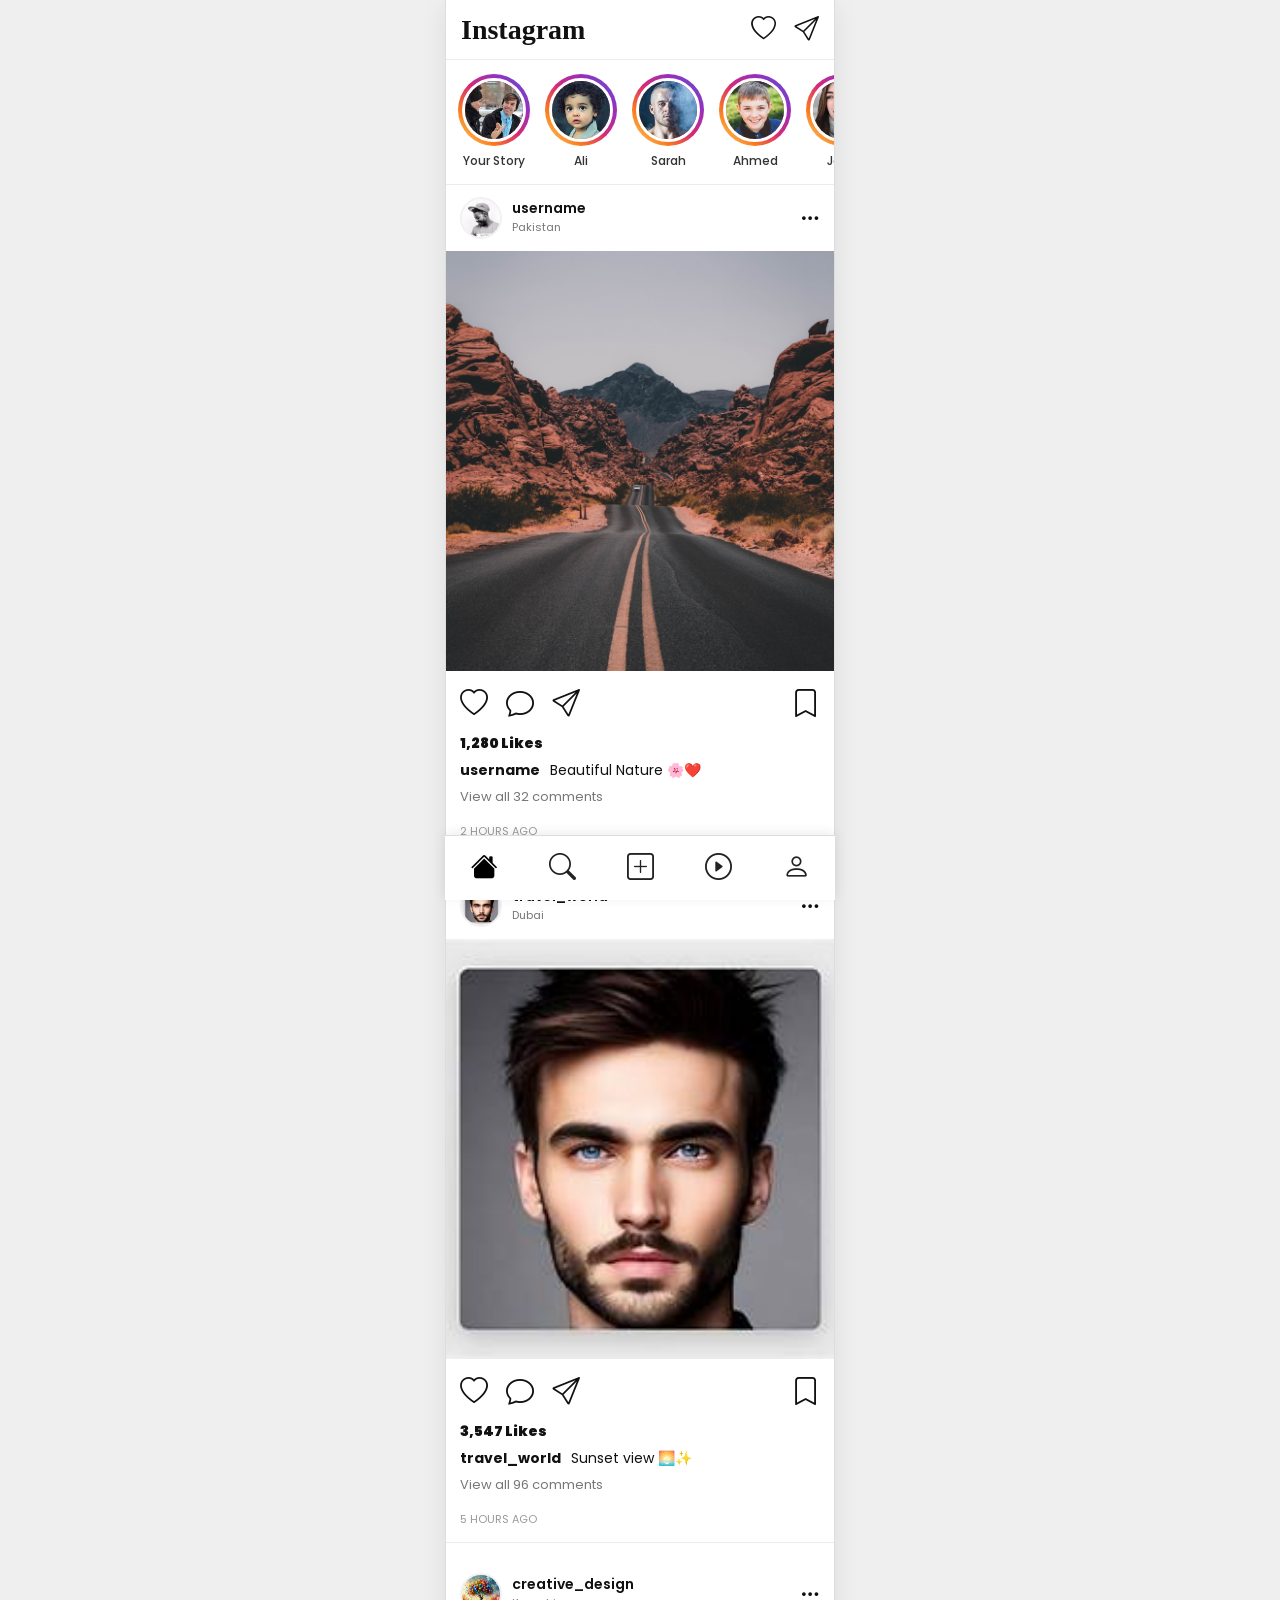
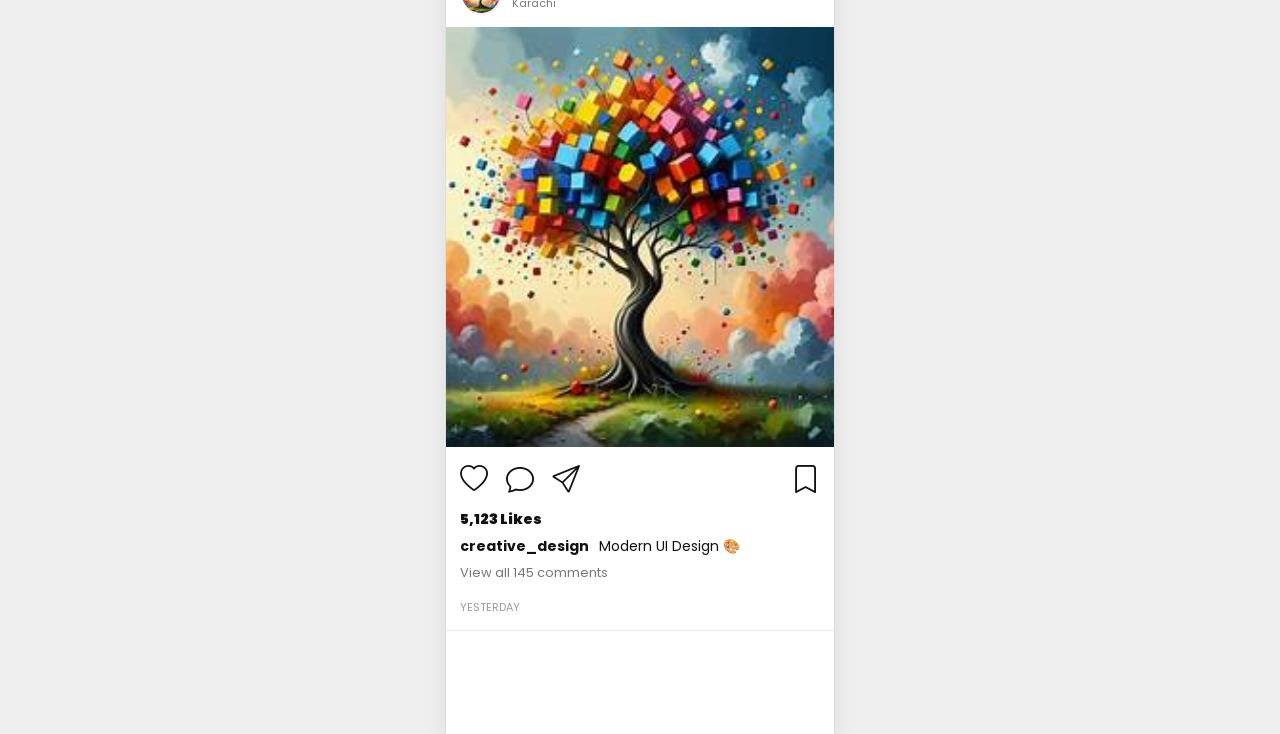
<file: index.html>
<!DOCTYPE html>
<html lang="en">

<head>

    <meta charset="UTF-8">
    <meta name="viewport" content="width=device-width, initial-scale=1.0">

    <title>Instagram Clone</title>

    <!-- Bootstrap CSS -->

    <link href="https://cdn.jsdelivr.net/npm/bootstrap@5.3.3/dist/css/bootstrap.min.css" rel="stylesheet">

    <!-- Bootstrap Icons -->

    <link rel="stylesheet"
        href="https://cdn.jsdelivr.net/npm/bootstrap-icons@1.11.3/font/bootstrap-icons.min.css">

    <!-- Google Font -->

    <link
        href="https://fonts.googleapis.com/css2?family=Poppins:wght@300;400;500;600;700&display=swap"
        rel="stylesheet">

    <!-- Custom CSS -->

    <link rel="stylesheet" href="assets/css/style.css">

</head>

<body>

<div class="mobile-container">

<!-- ========================= NAVBAR ========================= -->

<header class="top-navbar">

    <div class="nav-logo">
        <h3>Instagram</h3>
    </div>

    <div class="nav-icons">

        <a href="#">
            <i class="bi bi-heart"></i>
        </a>

        <a href="#">
            <i class="bi bi-send"></i>
        </a>

    </div>

</header>

<!-- ========================= STORIES ========================= -->

<section class="stories">

    <div class="story">

        <div class="story-ring">

            <img src="assets/images/1.jpg" alt="Story">

        </div>

        <span>Your Story</span>

    </div>

    <div class="story">

        <div class="story-ring">

            <img src="assets/images/2.jpg" alt="Story">

        </div>

        <span>Ali</span>

    </div>

    <div class="story">

        <div class="story-ring">

            <img src="assets/images/3.jpg" alt="Story">

        </div>

        <span>Sarah</span>

    </div>

    <div class="story">

        <div class="story-ring">

            <img src="assets/images/4.jpg" alt="Story">

        </div>

        <span>Ahmed</span>

    </div>

    <div class="story">

        <div class="story-ring">

            <img src="assets/images/5.jpg" alt="Story">

        </div>

        <span>John</span>

    </div>

    <div class="story">

        <div class="story-ring">

            <img src="assets/images/6.jpg" alt="Story">

        </div>

        <span>Zain</span>

    </div>

    <div class="story">

        <div class="story-ring">

            <img src="assets/images/7.jpg" alt="Story">

        </div>

        <span>Ayesha</span>

    </div>

</section>

<!-- ========================= FIRST POST START ========================= -->

<section class="post-card">

<div class="post-header">

<div class="user-info">

<img src="assets/images/8.jpg" alt="Profile">

<div>

<h6>username</h6>

<small>Pakistan</small>

</div>

</div>

<i class="bi bi-three-dots"></i>

</div>

<div class="post-image">

<img src="assets/images/7.jpg" alt="Post">

</div>
<!-- ===================== POST ACTIONS ===================== -->

<div class="post-actions">

    <div class="left-actions">

        <i class="bi bi-heart"></i>

        <i class="bi bi-chat"></i>

        <i class="bi bi-send"></i>

    </div>

    <div class="right-actions">

        <i class="bi bi-bookmark"></i>

    </div>

</div>

<!-- ===================== POST DETAILS ===================== -->

<div class="post-content">

    <p class="likes">
        <strong>1,280 Likes</strong>
    </p>

    <p class="caption">
        <strong>username</strong>
        Beautiful Nature 🌸❤️
    </p>

    <p class="comments">
        View all 32 comments
    </p>

    <small class="post-time">
        2 HOURS AGO
    </small>

</div>

</section>

<!-- ===================== SECOND POST ===================== -->

<section class="post-card mt-3">

    <div class="post-header">

        <div class="user-info">

            <img src="assets/images/9.png" alt="Profile">

            <div>

                <h6>travel_world</h6>

                <small>Dubai</small>

            </div>

        </div>

        <i class="bi bi-three-dots"></i>

    </div>

    <div class="post-image">

        <img src="assets/images/9.png" alt="Post">

    </div>

    <div class="post-actions">

        <div class="left-actions">

            <i class="bi bi-heart"></i>

            <i class="bi bi-chat"></i>

            <i class="bi bi-send"></i>

        </div>

        <div class="right-actions">

            <i class="bi bi-bookmark"></i>

        </div>

    </div>

    <div class="post-content">

        <p class="likes">

            <strong>3,547 Likes</strong>

        </p>

        <p class="caption">

            <strong>travel_world</strong>

            Sunset view 🌅✨

        </p>

        <p class="comments">

            View all 96 comments

        </p>

        <small class="post-time">

            5 HOURS AGO

        </small>

    </div>

</section>

<!-- ===================== THIRD POST ===================== -->

<section class="post-card mt-3">

    <div class="post-header">

        <div class="user-info">

            <img src="assets/images/10.png" alt="Profile">

            <div>

                <h6>creative_design</h6>

                <small>Karachi</small>

            </div>

        </div>

        <i class="bi bi-three-dots"></i>

    </div>

    <div class="post-image">

        <img src="assets/images/10.png" alt="Post">

    </div>

    <div class="post-actions">

        <div class="left-actions">

            <i class="bi bi-heart"></i>

            <i class="bi bi-chat"></i>

            <i class="bi bi-send"></i>

        </div>

        <div class="right-actions">

            <i class="bi bi-bookmark"></i>

        </div>

    </div>

    <div class="post-content">

        <p class="likes">

            <strong>5,123 Likes</strong>

        </p>

        <p class="caption">

            <strong>creative_design</strong>

            Modern UI Design 🎨

        </p>

        <p class="comments">

            View all 145 comments

        </p>

        <small class="post-time">

            Yesterday

        </small>

    </div>

</section>

<!-- ===================== BOTTOM NAVIGATION START ===================== -->

<footer class="bottom-nav">

    <a href="index.html">

        <i class="bi bi-house-fill active"></i>

    </a>

    <a href="search.html">

        <i class="bi bi-search"></i>

    </a>

    <a href="#">

        <i class="bi bi-plus-square"></i>

    </a>

    <a href="#">

        <i class="bi bi-play-circle"></i>

    </a>

    <a href="profile.html">

        <i class="bi bi-person"></i>

    </a>
    </footer>

</div>
<!-- End .mobile-container -->

<!-- Bootstrap JS -->
<script src="https://cdn.jsdelivr.net/npm/bootstrap@5.3.3/dist/js/bootstrap.bundle.min.js"></script>

</body>
</html>
</file>
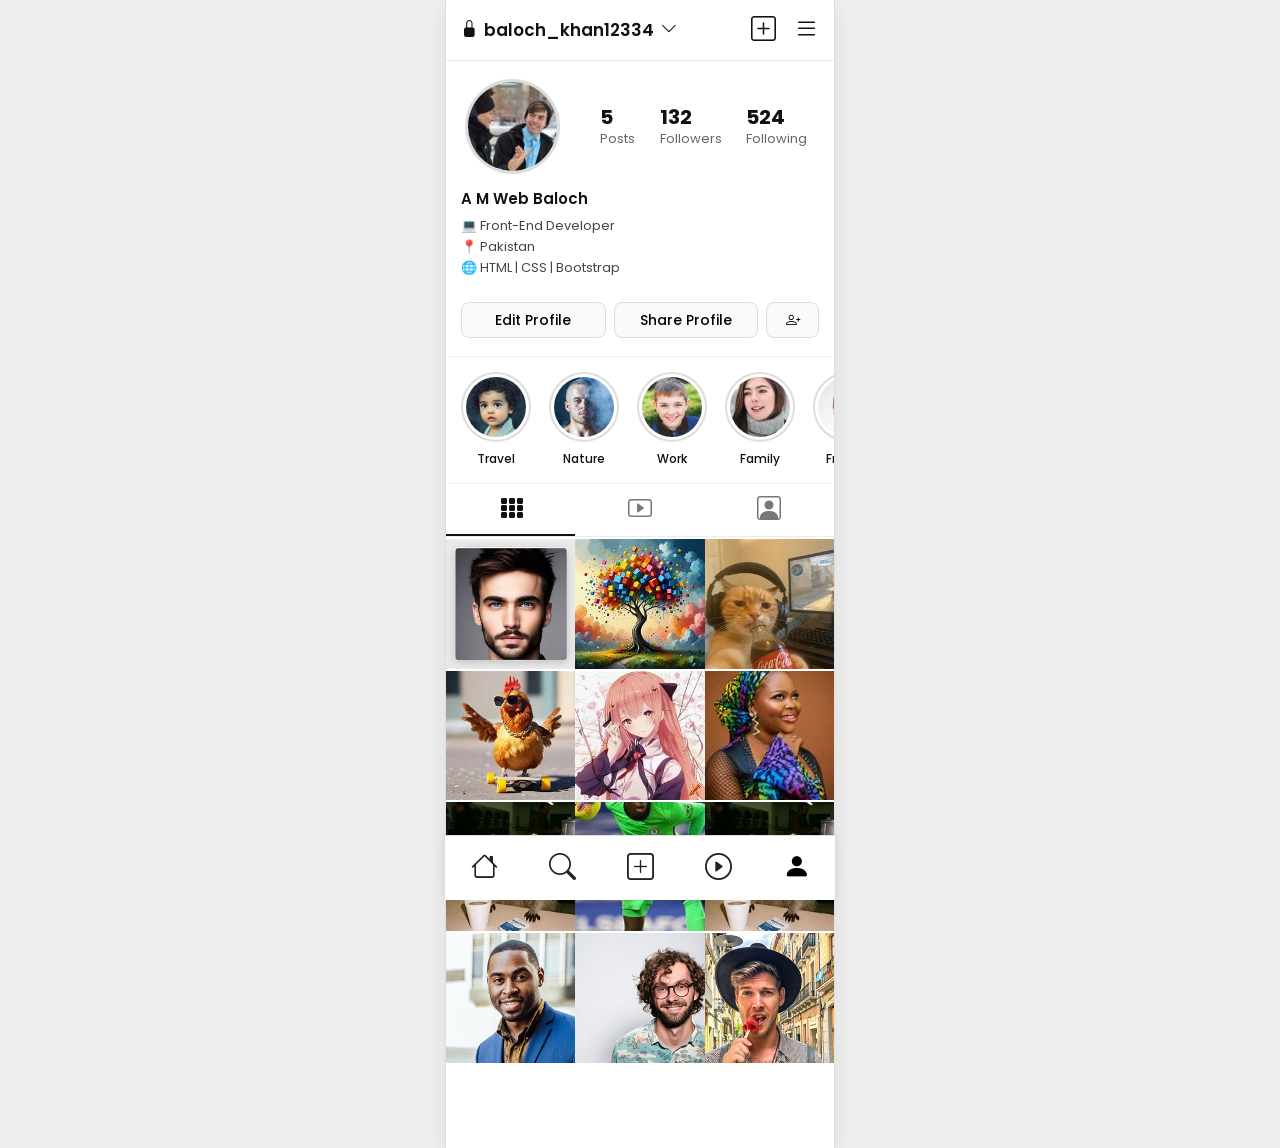
<file: profile.html>
<!DOCTYPE html>
<html lang="en">

<head>

    <meta charset="UTF-8">
    <meta name="viewport" content="width=device-width, initial-scale=1.0">

    <title>Instagram Profile</title>

    <!-- Bootstrap CSS -->
    <link href="https://cdn.jsdelivr.net/npm/bootstrap@5.3.3/dist/css/bootstrap.min.css" rel="stylesheet">

    <!-- Bootstrap Icons -->
    <link rel="stylesheet"
        href="https://cdn.jsdelivr.net/npm/bootstrap-icons@1.11.3/font/bootstrap-icons.min.css">

    <!-- Google Font -->
    <link href="https://fonts.googleapis.com/css2?family=Poppins:wght@300;400;500;600;700&display=swap"
        rel="stylesheet">

    <!-- Custom CSS -->
    <link rel="stylesheet" href="assets/css/style.css">
    

</head>

<body>

<div class="mobile-container">

<!--==================== PROFILE HEADER ====================-->

<header class="profile-header">

    <div class="profile-top">

        <div class="username">

            <i class="bi bi-lock-fill"></i>

            <h5>baloch_khan12334</h5>

            <i class="bi bi-chevron-down"></i>

        </div>

        <div class="header-icons">

            <a href="#">
                <i class="bi bi-plus-square"></i>
            </a>

            <a href="#">
                <i class="bi bi-list"></i>
            </a>

        </div>

    </div>

</header>

<!--==================== PROFILE INFO ====================-->

<section class="profile-info container">

<div class="row align-items-center">

<div class="col-4 text-center">

<div class="profile-image">

<img src="assets/images/1.jpg" alt="Profile">

</div>

</div>

<div class="col-8">

<div class="profile-stats">

<div>

<h4>5</h4>

<p>Posts</p>

</div>

<div>

<h4>132</h4>

<p>Followers</p>

</div>

<div>

<h4>524</h4>

<p>Following</p>

</div>

</div>

</div>

</div>

<div class="profile-bio mt-3">

<h6>A M Web Baloch</h6>

<p>
💻 Front-End Developer <br>
📍 Pakistan <br>
🌐 HTML | CSS | Bootstrap
</p>

</div>

<div class="row g-2 mt-2">

<div class="col-5">

<button class="profile-btn">

Edit Profile

</button>

</div>

<div class="col-5">

<button class="profile-btn">

Share Profile

</button>

</div>

<div class="col-2">

<button class="profile-btn">

<i class="bi bi-person-plus"></i>

</button>

</div>

</div>

</section>

<!--==================== HIGHLIGHTS ====================-->

<section class="highlights">

<div class="highlight">

<div class="highlight-img">

<img src="assets/images/2.jpg" alt="">

</div>

<span>Travel</span>

</div>

<div class="highlight">

<div class="highlight-img">

<img src="assets/images/3.jpg" alt="">

</div>

<span>Nature</span>

</div>

<div class="highlight">

<div class="highlight-img">

<img src="assets/images/4.jpg" alt="">

</div>

<span>Work</span>

</div>

<div class="highlight">

<div class="highlight-img">

<img src="assets/images/5.jpg" alt="">

</div>

<span>Family</span>

</div>

<div class="highlight">

<div class="highlight-img">

<img src="assets/images/6.jpg" alt="">

</div>

<span>Friends</span>

</div>

</section>

<!--==================== PROFILE TABS ====================-->

<section class="profile-tabs">

<div class="tab active">

<i class="bi bi-grid-3x3-gap-fill"></i>

</div>

<div class="tab">

<i class="bi bi-play-btn"></i>

</div>

<div class="tab">

<i class="bi bi-person-square"></i>

</div>

</section>

<!--==================== GALLERY START ====================-->

<section class="profile-gallery">

<div class="container-fluid">

<div class="row g-1">
        <!-- ===================== GALLERY ROW 1 ===================== -->

    <div class="col-4">
        <div class="gallery-item">
            <img src="assets/images/9.png" alt="Post 1">
        </div>
    </div>

    <div class="col-4">
        <div class="gallery-item">
            <img src="assets/images/10.png" alt="Post 2">
        </div>
    </div>

    <div class="col-4">
        <div class="gallery-item">
            <img src="assets/images/11.png" alt="Post 3">
        </div>
    </div>

    <!-- ===================== GALLERY ROW 2 ===================== -->

    <div class="col-4">
        <div class="gallery-item">
            <img src="assets/images/12.png" alt="Post 4">
        </div>
    </div>

    <div class="col-4">
        <div class="gallery-item">
            <img src="assets/images/13.png" alt="Post 5">
        </div>
    </div>

    <div class="col-4">
        <div class="gallery-item">
            <img src="assets/images/14.png" alt="Post 6">
        </div>
    </div>

    <!-- ===================== GALLERY ROW 3 ===================== -->

    <div class="col-4">
        <div class="gallery-item">
            <img src="assets/images/16.png" alt="Post 7">
        </div>
    </div>

    <div class="col-4">
        <div class="gallery-item">
            <img src="assets/images/15.png" alt="Post 8">
        </div>
    </div>

    <div class="col-4">
        <div class="gallery-item">
             <img src="assets/images/16.png" alt="Post 8">
        </div>
    </div>

    <!-- ===================== GALLERY ROW 4 ===================== -->

    <div class="col-4">
        <div class="gallery-item">
              <img src="assets/images/cont1.png" alt="Post 8">
        </div>
    </div>

    <div class="col-4">
        <div class="gallery-item">
            <img src="assets/images/cont3.png"alt="Post 11">
        </div>
    </div>

    <div class="col-4">
        <div class="gallery-item">
            <img src="assets/images/cont4.png"alt="Post 12">
        </div>
    </div>

</div>
</div>

</section>

<!-- ===================== BOTTOM NAVIGATION ===================== -->

<footer class="bottom-nav">

    <a href="index.html">
        <i class="bi bi-house"></i>
    </a>

    <a href="search.html">
        <i class="bi bi-search"></i>
    </a>

    <a href="#">
        <i class="bi bi-plus-square"></i>
    </a>

    <a href="#">
        <i class="bi bi-play-circle"></i>
    </a>

    <a href="profile.html">
        <i class="bi bi-person-fill active"></i>
    </a>

</footer>

</div>
<!-- End Mobile Container -->

<!-- Bootstrap JS -->
<script src="https://cdn.jsdelivr.net/npm/bootstrap@5.3.3/dist/js/bootstrap.bundle.min.js"></script>

</body>
</html>
</file>
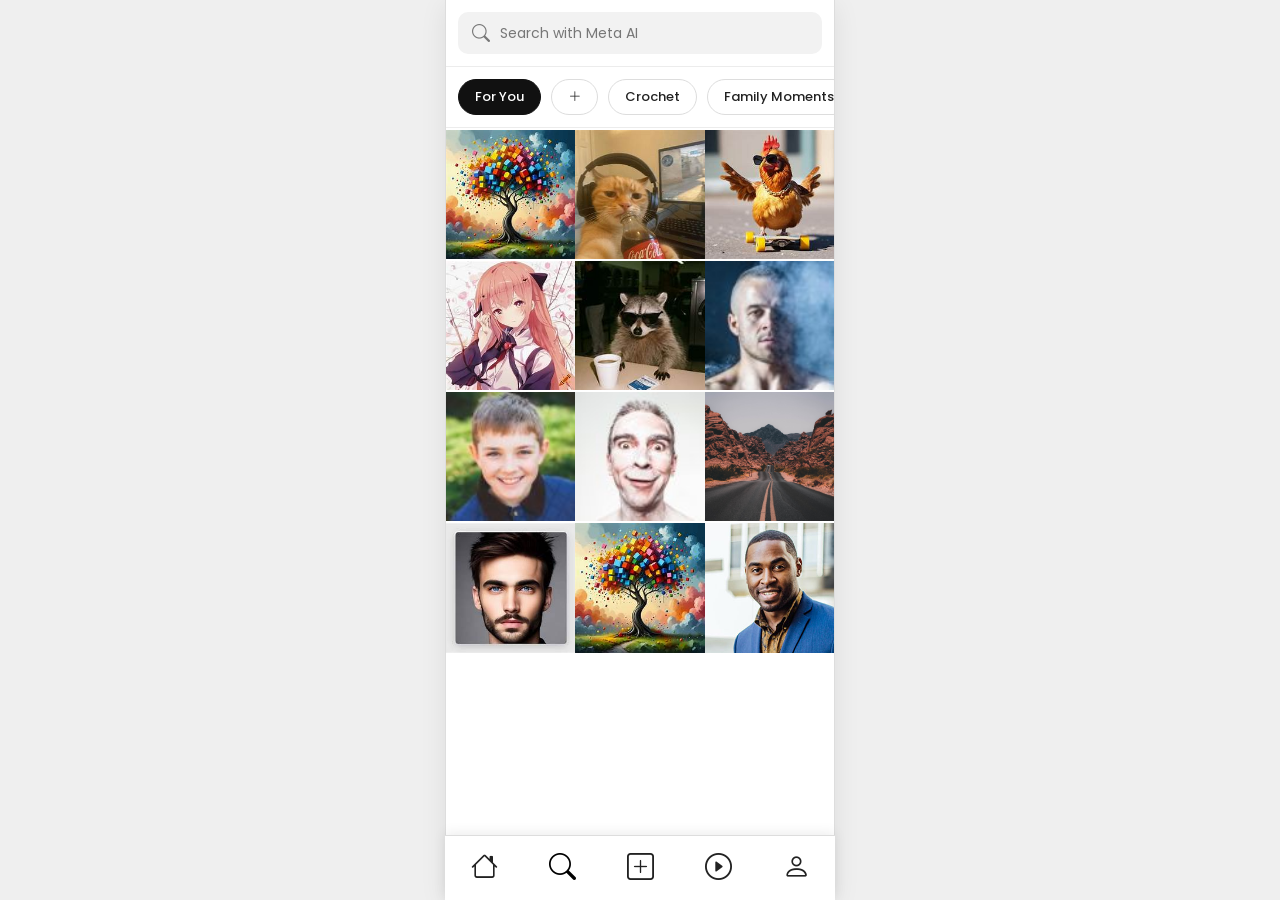
<file: search.html>
<!DOCTYPE html>
<html lang="en">

<head>

    <meta charset="UTF-8">
    <meta name="viewport" content="width=device-width, initial-scale=1.0">

    <title>Instagram Search</title>

    <!-- Bootstrap CSS -->
    <link href="https://cdn.jsdelivr.net/npm/bootstrap@5.3.3/dist/css/bootstrap.min.css" rel="stylesheet">

    <!-- Bootstrap Icons -->
    <link rel="stylesheet"
        href="https://cdn.jsdelivr.net/npm/bootstrap-icons@1.11.3/font/bootstrap-icons.min.css">

    <!-- Google Font -->
    <link href="https://fonts.googleapis.com/css2?family=Poppins:wght@300;400;500;600;700&display=swap"
        rel="stylesheet">

    <!-- Custom CSS -->
    <link rel="stylesheet" href="assets/css/style.css">
    

</head>

<body>

<div class="mobile-container">

<!--==================== SEARCH HEADER ====================-->

<header class="search-header">

    <div class="search-box">

        <i class="bi bi-search"></i>

        <input
            type="text"
            placeholder="Search with Meta AI"
            readonly>

    </div>

</header>

<!--==================== CATEGORY SECTION ====================-->

<section class="category-section">

    <button class="category-btn active">
        For You
    </button>

    <button class="category-btn">
        <i class="bi bi-plus-lg"></i>
    </button>

    <button class="category-btn">
        Crochet
    </button>

    <button class="category-btn">
        Family Moments
    </button>

    <button class="category-btn">
        Nature
    </button>

    <button class="category-btn">
        Travel
    </button>

    <button class="category-btn">
        Food
    </button>

    <button class="category-btn">
        Sports
    </button>

    <button class="category-btn">
        Fashion
    </button>

</section>

<!--==================== EXPLORE GALLERY START ====================-->

<section class="explore-gallery">

<div class="container-fluid">

<div class="row g-1">
        <!-- ===================== ROW 1 ===================== -->

    <div class="col-4">
        <div class="explore-item">
            <img src="assets/images/10.png" alt="Post 1">
            <div class="views">
                <i class="bi bi-eye-fill"></i> 4.7M
            </div>
        </div>
    </div>

    <div class="col-4">
        <div class="explore-item">
            <img src="assets/images/11.png" alt="Post 2">
            <div class="views">
                <i class="bi bi-eye-fill"></i> 1.2M
            </div>
        </div>
    </div>

    <div class="col-4">
        <div class="explore-item">
            <img src="assets/images/12.png" alt="Post 3">
            <div class="views">
                <i class="bi bi-eye-fill"></i> 980K
            </div>
        </div>
    </div>

    <!-- ===================== ROW 2 ===================== -->

    <div class="col-4">
        <div class="explore-item">
            <img src="assets/images/13.png" alt="Post 4">
            <div class="views">
                <i class="bi bi-eye-fill"></i> 2.8M
            </div>
        </div>
    </div>

    <div class="col-4">
        <div class="explore-item">
            <img src="assets/images/16.png" alt="Post 5">
            <div class="views">
                <i class="bi bi-eye-fill"></i> 785K
            </div>
        </div>
    </div>

    <div class="col-4">
        <div class="explore-item">
            <img src="assets/images/3.jpg" alt="Post 6">
            <div class="views">
                <i class="bi bi-eye-fill"></i> 1.6M
            </div>
        </div>
    </div>

    <!-- ===================== ROW 3 ===================== -->

    <div class="col-4">
        <div class="explore-item">
            <img src="assets/images/4.jpg" alt="Post 7">
            <div class="views">
                <i class="bi bi-eye-fill"></i> 4.1M
            </div>
        </div>
    </div>

    <div class="col-4">
        <div class="explore-item">
            <img src="assets/images/6.jpg" alt="Post 8">
            <div class="views">
                <i class="bi bi-eye-fill"></i> 542K
            </div>
        </div>
    </div>

    <div class="col-4">
        <div class="explore-item">
            <img src="assets/images/7.jpg" alt="Post 9">
            <div class="views">
                <i class="bi bi-eye-fill"></i> 3.3M
            </div>
        </div>
    </div>

    <!-- ===================== ROW 4 ===================== -->

    <div class="col-4">
        <div class="explore-item">
            <img src="assets/images/9.png" alt="Post 10">
            <div class="views">
                <i class="bi bi-eye-fill"></i> 1.1M
            </div>
        </div>
    </div>

    <div class="col-4">
        <div class="explore-item">
            <img src="assets/images/10.png" alt="Post 11">
            <div class="views">
                <i class="bi bi-eye-fill"></i> 2.9M
            </div>
        </div>
    </div>

    <div class="col-4">
        <div class="explore-item">
            <img src="assets/images/cont1.png"alt="Post 12">
            <div class="views">
                <i class="bi bi-eye-fill"></i> 650K
            </div>
        </div>
    </div>

</div>
</div>

</section>

<!-- ===================== BOTTOM NAVIGATION ===================== -->

<footer class="bottom-nav">

    <a href="index.html">
        <i class="bi bi-house"></i>
    </a>

    <a href="search.html">
        <i class="bi bi-search active"></i>
    </a>

    <a href="#">
        <i class="bi bi-plus-square"></i>
    </a>

    <a href="#">
        <i class="bi bi-play-circle"></i>
    </a>

    <a href="profile.html">
        <i class="bi bi-person"></i>
    </a>

</footer>
<!-- ===================== END MOBILE CONTAINER ===================== -->

</div>

<!-- ===================== BOOTSTRAP JS ===================== -->

<script src="https://cdn.jsdelivr.net/npm/bootstrap@5.3.3/dist/js/bootstrap.bundle.min.js"></script>

</body>

</html>
</file>
<file: assets/css/style.css>
/* =====================================================
   GOOGLE FONT
===================================================== */

@import url('https://fonts.googleapis.com/css2?family=Poppins:wght@300;400;500;600;700&display=swap');

/* =====================================================
   RESET
===================================================== */

*{
    margin:0;
    padding:0;
    box-sizing:border-box;
}

html{
    scroll-behavior:smooth;
}

body{
    font-family:'Poppins',sans-serif;
    background:#efefef;
    color:#111;
    overflow-x:hidden;
}

a{
    text-decoration:none;
    color:inherit;
}

img{
    width:100%;
    display:block;
    user-select:none;
    -webkit-user-drag:none;
}

/* =====================================================
   MOBILE CONTAINER
===================================================== */

.mobile-container{

    width:100%;
    max-width:390px;

    margin:0 auto;

    min-height:100vh;

    background:#fff;

    position:relative;

    overflow-x:hidden;

    padding-bottom:85px;

    box-shadow:0 5px 25px rgba(0,0,0,.08);

}

/* =====================================================
   TOP NAVBAR
===================================================== */

.top-navbar{

    position:sticky;

    top:0;

    width:100%;

    height:60px;

    background:#fff;

    display:flex;

    justify-content:space-between;

    align-items:center;

    padding:0 15px;

    border-bottom:1px solid #ececec;

    z-index:999;

}

.nav-logo h3{

    margin:0;

    font-size:28px;

    font-family:cursive;

    font-weight:700;

}

.nav-icons{

    display:flex;

    align-items:center;

    gap:18px;

}

.nav-icons a{

    font-size:25px;

    color:#111;

    transition:.3s;

}

.nav-icons a:hover{

    color:#ff006e;

}

/* =====================================================
   STORIES
===================================================== */

.stories{

    display:flex;

    align-items:center;

    gap:15px;

    overflow-x:auto;

    padding:14px 12px;

    background:#fff;

    border-bottom:1px solid #ececec;

    scrollbar-width:none;

    -ms-overflow-style:none;

}

.stories::-webkit-scrollbar{

    display:none;

}

.story{

    flex:0 0 auto;

    text-align:center;

}

.story-ring{

    width:72px;

    height:72px;

    border-radius:50%;

    padding:3px;

    background:linear-gradient(45deg,#feda75,#fa7e1e,#d62976,#962fbf,#4f5bd5);

    display:flex;

    justify-content:center;

    align-items:center;

    transition:.3s;

}

.story-ring img{

    width:64px;

    height:64px;

    border-radius:50%;

    object-fit:cover;

    border:3px solid #fff;

}

.story span{

    display:block;

    margin-top:6px;

    font-size:12px;

    font-weight:500;

    color:#333;

    white-space:nowrap;

}

.story:hover .story-ring{

    transform:scale(1.05);

}

.story:hover span{

    color:#ff006e;

}

/* =====================================================
   POST CARD
===================================================== */

.post-card{

    background:#fff;

    margin-bottom:18px;

    border-bottom:1px solid #ececec;

    animation:fadeUp .45s ease;

}

/* =====================================================
   POST HEADER
===================================================== */

.post-header{

    display:flex;

    justify-content:space-between;

    align-items:center;

    padding:12px 14px;

}

.user-info{

    display:flex;

    align-items:center;

    gap:10px;

}

.user-info img{

    width:42px;

    height:42px;

    border-radius:50%;

    object-fit:cover;

    border:2px solid #f1f1f1;

}

.user-info h6{

    margin:0;

    font-size:14px;

    font-weight:600;

}

.user-info small{

    display:block;

    margin-top:2px;

    font-size:11px;

    color:#777;

}

.bi-three-dots{

    font-size:20px;

    cursor:pointer;

    transition:.3s;

}

.bi-three-dots:hover{

    color:#ff006e;

}

/* =====================================================
   POST IMAGE
===================================================== */

.post-image{

    width:100%;

    overflow:hidden;

    background:#f5f5f5;

}

.post-image img{

    width:100%;

    height:420px;

    object-fit:cover;

    transition:.5s;

}

.post-image:hover img{

    transform:scale(1.05);

}

/* =====================================================
   POST ACTIONS
===================================================== */

.post-actions{

    display:flex;

    justify-content:space-between;

    align-items:center;

    padding:12px 14px 8px;

}

.left-actions{

    display:flex;

    gap:18px;

    align-items:center;

}

.left-actions i,
.right-actions i{

    font-size:28px;

    cursor:pointer;

    transition:.25s;

}

.left-actions i:hover,
.right-actions i:hover{

    transform:scale(1.15);

}

.bi-heart:hover{

    color:#ed4956;

}

.bi-chat:hover{

    color:#0095f6;

}

.bi-send:hover{

    color:#0095f6;

}

.bi-bookmark:hover{

    color:#ff9800;

}

.bi-heart-fill{

    color:#ed4956;

}

/* =====================================================
   POST CONTENT
===================================================== */

.post-content{

    padding:0 14px 15px;

}

.likes{

    font-size:14px;

    font-weight:600;

    margin-bottom:6px;

}

.caption{

    font-size:14px;

    line-height:1.5;

    margin-bottom:6px;

}

.caption strong{

    margin-right:6px;

}

.comments{

    font-size:13px;

    color:#777;

    cursor:pointer;

    transition:.3s;

}

.comments:hover{

    color:#111;

}

.post-time{

    display:block;

    margin-top:5px;

    font-size:11px;

    color:#999;

    text-transform:uppercase;

}

/* =====================================================
   ANIMATION
===================================================== */

@keyframes fadeUp{

    from{

        opacity:0;

        transform:translateY(20px);

    }

    to{

        opacity:1;

        transform:translateY(0);

    }

}

/* =====================================================
   HOME RESPONSIVE
===================================================== */

@media(max-width:390px){

.mobile-container{

    max-width:100%;

}

.top-navbar{

    padding:0 12px;

}

.nav-logo h3{

    font-size:25px;

}

.story-ring{

    width:66px;

    height:66px;

}

.story-ring img{

    width:58px;

    height:58px;

}

.story span{

    font-size:11px;

}

.post-image img{

    height:360px;

}

.user-info img{

    width:40px;

    height:40px;

}

.left-actions i,
.right-actions i{

    font-size:26px;

}

.post-content{

    padding:0 12px 14px;

}

.likes,
.caption{

    font-size:13px;

}

.comments{

    font-size:12px;

}

.post-time{

    font-size:10px;

}

}

@media(min-width:391px){

.mobile-container{

    border-left:1px solid #ddd;

    border-right:1px solid #ddd;

}

}
/* =====================================================
   SEARCH PAGE
===================================================== */

/* ================= SEARCH HEADER ================= */

.search-header{

    position:sticky;

    top:0;

    background:#fff;

    z-index:999;

    padding:12px;

    border-bottom:1px solid #ececec;

}

.search-box{

    width:100%;

    height:42px;

    background:#f2f2f2;

    border-radius:10px;

    display:flex;

    align-items:center;

    padding:0 14px;

}

.search-box i{

    font-size:18px;

    color:#777;

    margin-right:10px;

}

.search-box input{

    width:100%;

    border:none;

    outline:none;

    background:transparent;

    font-size:14px;

    color:#555;

}

.search-box input::placeholder{

    color:#777;

}

/* ================= CATEGORY SECTION ================= */

.category-section{

    display:flex;

    gap:10px;

    overflow-x:auto;

    padding:12px;

    background:#fff;

    border-bottom:1px solid #ececec;

    scrollbar-width:none;

    -ms-overflow-style:none;

}

.category-section::-webkit-scrollbar{

    display:none;

}

.category-btn{

    white-space:nowrap;

    border:1px solid #ddd;

    border-radius:20px;

    padding:7px 16px;

    background:#fff;

    color:#222;

    font-size:13px;

    font-weight:500;

    cursor:pointer;

    transition:.3s;

}

.category-btn:hover{

    background:#f4f4f4;

}

.category-btn.active{

    background:#111;

    color:#fff;

    border-color:#111;

}

/* =====================================================
   EXPLORE GALLERY
===================================================== */

.explore-gallery{

    width:100%;

    background:#fff;

    padding-bottom:10px;

}

.explore-gallery .container-fluid{

    padding:0;

}

.explore-gallery .row{

    margin:0;

}

.explore-gallery .row.g-1{

    --bs-gutter-x:2px;

    --bs-gutter-y:2px;

}

.explore-gallery .col-4{

    padding:0;

}

/* ================= EXPLORE ITEM ================= */

.explore-item{

    position:relative;

    width:100%;

    aspect-ratio:1/1;

    overflow:hidden;

    background:#f5f5f5;

    cursor:pointer;

    animation:zoomIn .45s ease;

}

.explore-item img{

    width:100%;

    height:100%;

    object-fit:cover;

    transition:transform .45s ease;

}

.explore-item:hover img{

    transform:scale(1.08);

}

/* ================= VIEW BADGE ================= */

.views{

    position:absolute;

    left:8px;

    bottom:8px;

    display:flex;

    align-items:center;

    gap:5px;

    padding:4px 8px;

    background:rgba(0,0,0,.55);

    color:#fff;

    border-radius:20px;

    font-size:12px;

    font-weight:600;

    opacity:0;

    transition:.3s;

}

.views i{

    font-size:12px;

}

.explore-item:hover .views{

    opacity:1;

}

/* ================= IMAGE OVERLAY ================= */

.explore-item::before{

    content:"";

    position:absolute;

    inset:0;

    background:rgba(0,0,0,.15);

    opacity:0;

    transition:.3s;

}

.explore-item:hover::before{

    opacity:1;

}

/* =====================================================
   SEARCH PAGE ANIMATION
===================================================== */

.search-header,
.category-section,
.explore-gallery{

    animation:fadeUp .5s ease;

}

@keyframes zoomIn{

    from{

        opacity:0;

        transform:scale(.95);

    }

    to{

        opacity:1;

        transform:scale(1);

    }

}

/* =====================================================
   SEARCH RESPONSIVE
===================================================== */

@media(max-width:390px){

.search-header{

    padding:10px;

}

.search-box{

    height:40px;

}

.search-box input{

    font-size:13px;

}

.category-btn{

    font-size:12px;

    padding:6px 14px;

}

.views{

    font-size:11px;

    padding:3px 7px;

}

.views i{

    font-size:11px;

}

.explore-item{

    aspect-ratio:1/1;

}

}

/* =====================================================
   PROFILE HEADER
===================================================== */

.profile-header{

    position:sticky;

    top:0;

    background:#fff;

    border-bottom:1px solid #ececec;

    z-index:999;

}

.profile-top{

    height:60px;

    display:flex;

    justify-content:space-between;

    align-items:center;

    padding:0 15px;

}

.username{

    display:flex;

    align-items:center;

    gap:6px;

}

.username h5{

    margin:0;

    font-size:17px;

    font-weight:600;

}

.username i{

    font-size:17px;

}

.header-icons{

    display:flex;

    gap:18px;

}

.header-icons i{

    font-size:25px;

    transition:.3s;

    cursor:pointer;

}

.header-icons i:hover{

    transform:scale(1.1);

}

/* =====================================================
   PROFILE INFO
===================================================== */

.profile-info{

    padding:18px 15px;

}

.profile-image{

    width:95px;

    height:95px;

    margin:auto;

}

.profile-image img{

    width:95px;

    height:95px;

    border-radius:50%;

    object-fit:cover;

    border:3px solid #ddd;

    transition:.4s;

}

.profile-image:hover img{

    transform:scale(1.05);

}

.profile-stats{

    display:flex;

    justify-content:space-around;

    align-items:center;

}

.profile-stats h4{

    margin:0;

    font-size:20px;

    font-weight:700;

}

.profile-stats p{

    margin:0;

    font-size:13px;

    color:#666;

}

.profile-bio{

    margin-top:15px;

}

.profile-bio h6{

    font-size:15px;

    font-weight:600;

}

.profile-bio p{

    margin-top:6px;

    font-size:13px;

    line-height:1.6;

    color:#444;

}

.profile-btn{

    width:100%;

    height:36px;

    border:1px solid #ddd;

    border-radius:8px;

    background:#fafafa;

    font-size:14px;

    font-weight:500;

    transition:.3s;

    cursor:pointer;

}

.profile-btn:hover{

    background:#f1f1f1;

}

.profile-btn:active{

    transform:scale(.97);

}

/* =====================================================
   STORY HIGHLIGHTS
===================================================== */

.highlights{

    display:flex;

    gap:18px;

    overflow-x:auto;

    padding:15px;

    background:#fff;

    border-top:1px solid #f2f2f2;

    border-bottom:1px solid #f2f2f2;

    scrollbar-width:none;

    -ms-overflow-style:none;

}

.highlights::-webkit-scrollbar{

    display:none;

}

.highlight{

    flex:0 0 auto;

    text-align:center;

}

.highlight-img{

    width:70px;

    height:70px;

    border-radius:50%;

    padding:3px;

    border:2px solid #ddd;

    transition:.3s;

}

.highlight-img img{

    width:100%;

    height:100%;

    border-radius:50%;

    object-fit:cover;

}

.highlight:hover .highlight-img{

    transform:scale(1.08);

    border-color:#ff006e;

}

.highlight span{

    display:block;

    margin-top:8px;

    font-size:12px;

    font-weight:500;

}

/* =====================================================
   PROFILE TABS
===================================================== */

.profile-tabs{

    display:flex;

    justify-content:space-around;

    align-items:center;

    background:#fff;

    border-bottom:1px solid #ececec;

}

.tab{

    flex:1;

    height:52px;

    display:flex;

    justify-content:center;

    align-items:center;

    border-bottom:2px solid transparent;

    cursor:pointer;

    transition:.3s;

}

.tab i{

    font-size:24px;

    color:#777;

}

.tab.active{

    border-bottom:2px solid #111;

}

.tab.active i{

    color:#111;

}

/* =====================================================
   PROFILE GALLERY
===================================================== */

.profile-gallery{

    background:#fff;

}

.profile-gallery .container-fluid{

    padding:0;

}

.profile-gallery .row{

    margin:0;

}

.profile-gallery .row.g-1{

    --bs-gutter-x:2px;

    --bs-gutter-y:2px;

}

.profile-gallery .col-4{

    padding:0;

}

.gallery-item{

    position:relative;

    aspect-ratio:1/1;

    overflow:hidden;

    cursor:pointer;

    background:#f4f4f4;

    animation:zoomIn .45s ease;

}

.gallery-item img{

    width:100%;

    height:100%;

    object-fit:cover;

    transition:.4s;

}

.gallery-item:hover img{

    transform:scale(1.08);

}

.gallery-item::before{

    content:"";

    position:absolute;

    inset:0;

    background:rgba(0,0,0,.15);

    opacity:0;

    transition:.3s;

}

.gallery-item:hover::before{

    opacity:1;

}

/* =====================================================
   COMMON FIXED BOTTOM NAVIGATION
===================================================== */

.bottom-nav{

    position:fixed;

    bottom:0;

    left:0;

    right:0;

    margin:0 auto;

    width:100%;

    max-width:390px;

    height:65px;

    background:#fff;

    border-top:1px solid #ddd;

    display:flex;

    justify-content:space-around;

    align-items:center;

    box-shadow:0 -2px 12px rgba(0,0,0,.08);

    z-index:99999;

}

.bottom-nav a{

    flex:1;

    height:100%;

    display:flex;

    justify-content:center;

    align-items:center;

    color:#222;

    transition:.3s;

}

.bottom-nav i{

    font-size:27px;

    transition:.3s;

}

.bottom-nav a:hover{

    color:#111;

}

.bottom-nav a:hover i{

    transform:scale(1.15);

}

.bottom-nav .active{

    color:#000;

    font-weight:700;

}

/* =====================================================
   COMMON PAGE ANIMATION
===================================================== */

.profile-header,
.profile-info,
.highlights,
.profile-tabs,
.profile-gallery{

    animation:fadeUp .5s ease;

}

/* =====================================================
   RESPONSIVE
===================================================== */

@media(max-width:390px){

.profile-info{

    padding:15px 12px;

}

.profile-image{

    width:85px;

    height:85px;

}

.profile-image img{

    width:85px;

    height:85px;

}

.profile-stats h4{

    font-size:18px;

}

.profile-stats p{

    font-size:12px;

}

.highlight-img{

    width:64px;

    height:64px;

}

.highlight span{

    font-size:11px;

}

.tab i{

    font-size:22px;

}

.profile-btn{

    height:34px;

    font-size:13px;

}

.username h5{

    font-size:16px;

}

.header-icons i{

    font-size:23px;

}

.bottom-nav{

    height:62px;

    max-width:100%;

}

.bottom-nav i{

    font-size:25px;

}

}

/* =====================================================
   DESKTOP PREVIEW
===================================================== */

@media(min-width:391px){

.mobile-container{

    border-left:1px solid #ddd;

    border-right:1px solid #ddd;

}

}

/* =====================================================
   FINAL POLISH
===================================================== */

body{

    background:#efefef;

}

.mobile-container{

    overflow-x:hidden;

    overflow-y:visible;

    padding-bottom:85px;

    background:#fff;

    box-shadow:0 5px 25px rgba(0,0,0,.08);

}
</file>
